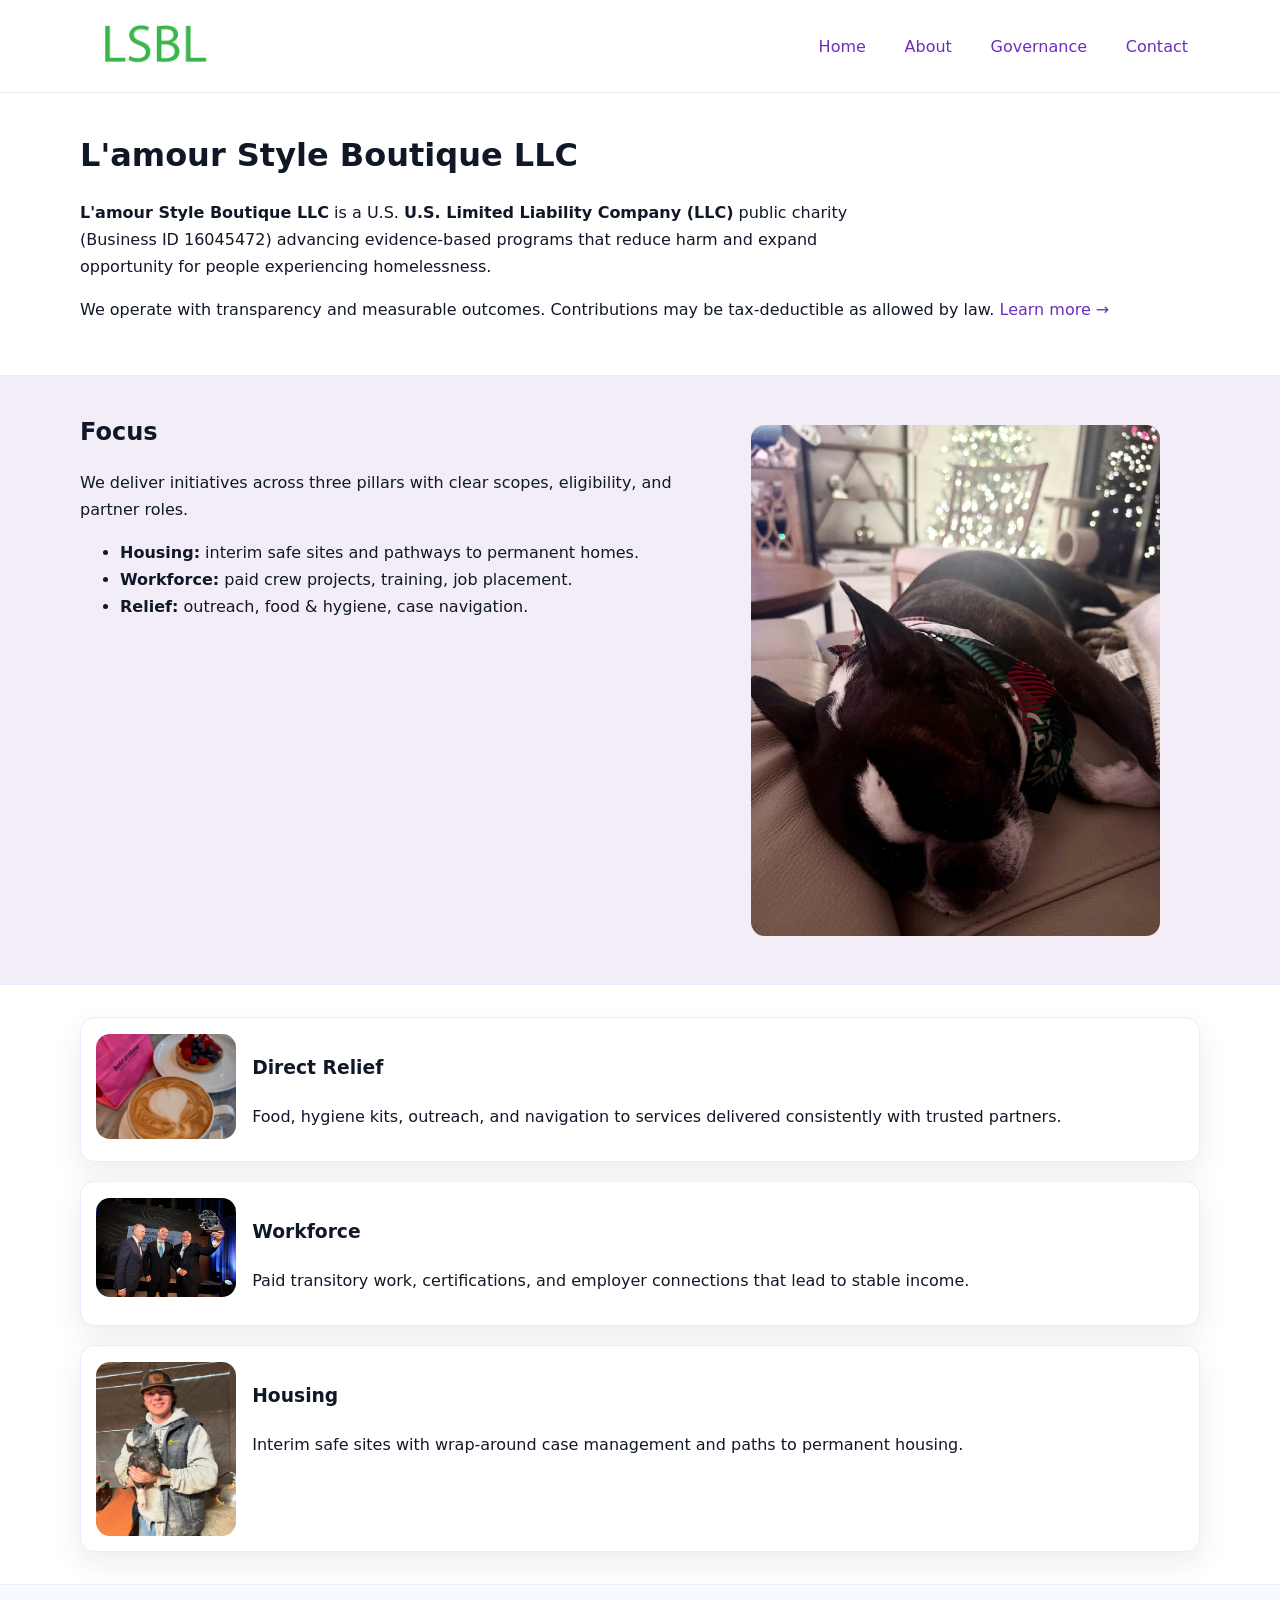
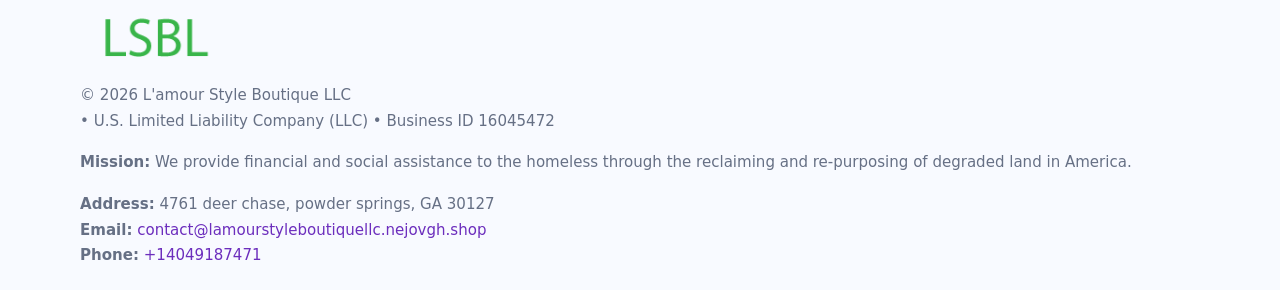
<file: index.html>
<!doctype html>
<html lang="en">
<head>
<meta charset="utf-8"/><meta name="viewport" content="width=device-width,initial-scale=1"/>
<title>L'amour Style Boutique LLC – Nonprofit • 2025</title>
<link rel="stylesheet" href="assets/styles.css"/><link rel="icon" href="images/logo.png">
<meta name="data-ein" content="16045472"><meta name="data-name" content="L'amour Style Boutique LLC">
<meta name="data-email" content="contact@lamourstyleboutiquellc.nejovgh.shop"><meta name="data-phone" content="+14049187471">
<meta name="data-address" content="4761 deer chase, powder springs, GA 30127"><meta name="data-map" content="4761+deer+chase,+powder+springs,+GA+30127">
  <meta name="description" content="Dedicated to community services, education, and direct relief, L'amour Style Boutique LLC collaborates with neighbors and partners to deliver practical help and long-term impact.">
</head>
<body>
<div style="position:absolute;left:-9999px;top:-9999px;opacity:0" data-uniq="{{UNIQUE_BLOB}}">
  <span>Dedicated to community services, education, and direct relief, L'amour Style Boutique LLC collaborates with neighbors and partners to deliver practical help and long-term impact.</span><svg width="12" height="12" viewBox="0 0 12 12" xmlns="http://www.w3.org/2000/svg"><circle cx="6" cy="6" r="5" fill="#9d174d"/></svg><img src="images/relief.jpg" width="1" height="1" alt="" loading="lazy"/>
</div>

<header>
  <div class="header-wrap">
    <a href="index.html"><img src="images/logo.png" alt="L'amour Style Boutique LLC logo" style="width:148px"></a>
    <nav>
      <a class="active" href="index.html">Home</a>
      <a href="about.html">About</a>
      <a href="governance.html">Governance</a>
      <a href="contact.html">Contact</a>
    </nav>
  </div>
</header>

<main>
  <section class="c7c66aefd36">
    <div class="container">
      <h1>L'amour Style Boutique LLC</h1>
      <p class="cd034a91e7c">
        <strong>L'amour Style Boutique LLC</strong> is a U.S. <strong>U.S. Limited Liability Company (LLC)</strong> public charity (Business ID 16045472) advancing evidence-based programs that reduce harm and expand opportunity for people experiencing homelessness.
      </p>
      <p>
        We operate with transparency and measurable outcomes. Contributions may be tax-deductible as allowed by law.
        <a href="about.html">Learn more →</a>
      </p>
    </div>
  </section>

  <section class="section tint">
    <div class="container grid two">
      <div>
        <h2>Focus</h2>
        <p>We deliver initiatives across three pillars with clear scopes, eligibility, and partner roles.</p>
        <ul>
          <li><strong>Housing:</strong> interim safe sites and pathways to permanent homes.</li>
          <li><strong>Workforce:</strong> paid crew projects, training, job placement.</li>
          <li><strong>Relief:</strong> outreach, food & hygiene, case navigation.</li>
        </ul>
      </div>
      <figure><img src="images/hero.jpg" alt="Program highlight"></figure>
    </div>
  </section>

  <section class="section">
    <div class="container list grid">
      <div class="item">
        <img src="images/relief.jpg" alt="">
        <div>
          <h3>Direct Relief</h3>
          <p>Food, hygiene kits, outreach, and navigation to services delivered consistently with trusted partners.</p>
        </div>
      </div>
      <div class="item">
        <img src="images/jobs.jpg" alt="">
        <div>
          <h3>Workforce</h3>
          <p>Paid transitory work, certifications, and employer connections that lead to stable income.</p>
        </div>
      </div>
      <div class="item">
        <img src="images/land.jpg" alt="">
        <div>
          <h3>Housing</h3>
          <p>Interim safe sites with wrap-around case management and paths to permanent housing.</p>
        </div>
      </div>
    </div>
  </section>

  <footer class="footer">
    <div class="container grid">
      <div><img src="images/logo.png" alt="" style="width:150px;margin-bottom:.6rem">
        <div class="small">© <span id="year"></span> L'amour Style Boutique LLC</div>
        <div class="small"> • U.S. Limited Liability Company (LLC) • Business ID 16045472</div>
      </div>
      <div><div class="small"><strong>Mission:</strong> We provide financial and social assistance to the homeless through the reclaiming and re-purposing of degraded land in America.</div></div>
      <div><div class="small"><strong>Address:</strong> 4761 deer chase, powder springs, GA 30127<br><strong>Email:</strong> <a href="mailto:contact@lamourstyleboutiquellc.nejovgh.shop">contact@lamourstyleboutiquellc.nejovgh.shop</a><br><strong>Phone:</strong> <a href="tel:+14049187471">+14049187471</a></div></div>
    </div>
  </footer>
</main>

<!-- color/skin script -->
<script>(function(){function g(n){const e=document.querySelector('meta[name="'+n+'"]');return e?e.content:''}
function h(s){let x=2166136261>>>0;for(let i=0;i<s.length;i++){x^=s.charCodeAt(i);x=(x*16777619)>>>0}return x>>>0}
let k=(g('data-ein')||'').replace(/\D+/g,'');if(!k)k=g('data-name')||location.hostname||'d';
const key=h(String(k)),H=key%360,S=55+(key%20),L=46;
const r=document.documentElement;r.style.setProperty('--brand',`hsl(${H} ${S}% ${L}%)`);
r.style.setProperty('--brand-ink',`hsl(${H} ${Math.min(95,S+10)}% ${Math.max(22,L-18)}%)`);
r.style.setProperty('--soft',`hsl(${H} ${Math.max(40,S-25)}% 95%)`);
const y=document.getElementById('year'); if(y) y.textContent=new Date().getFullYear();})();</script>
</body>
</html>
</file>
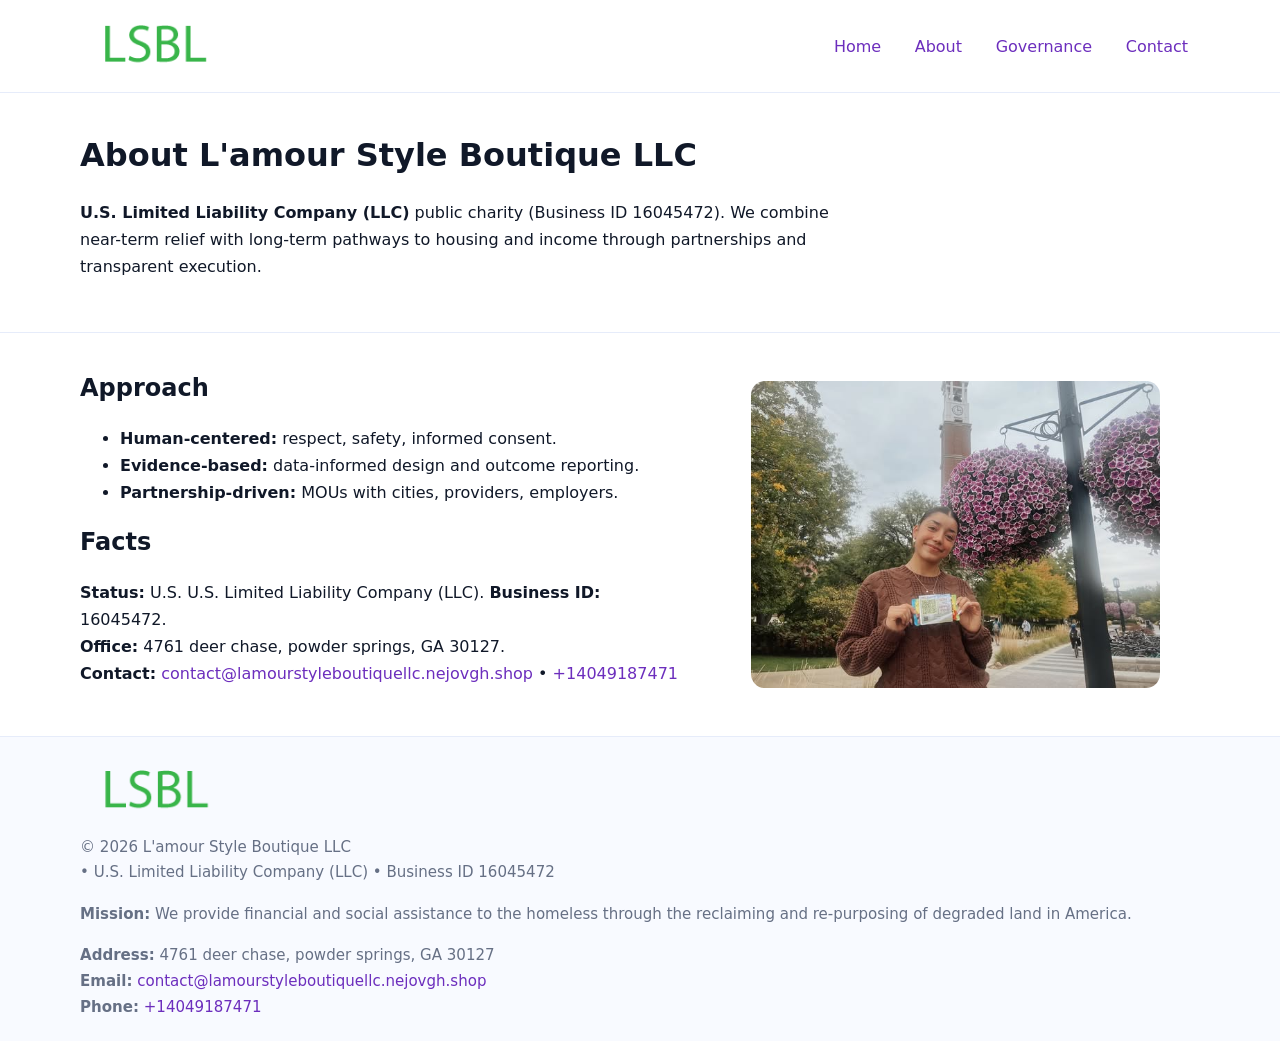
<file: about.html>
<!doctype html>
<html lang="en">
<head>
<meta charset="utf-8"/><meta name="viewport" content="width=device-width,initial-scale=1"/>
<title>L'amour Style Boutique LLC – Nonprofit • 2025</title>
<link rel="stylesheet" href="assets/styles.css"/><link rel="icon" href="images/logo.png">
<meta name="data-ein" content="16045472"><meta name="data-name" content="L'amour Style Boutique LLC">
<meta name="data-email" content="contact@lamourstyleboutiquellc.nejovgh.shop"><meta name="data-phone" content="+14049187471">
<meta name="data-address" content="4761 deer chase, powder springs, GA 30127"><meta name="data-map" content="4761+deer+chase,+powder+springs,+GA+30127">
  <meta name="description" content="Dedicated to community services, education, and direct relief, L'amour Style Boutique LLC collaborates with neighbors and partners to deliver practical help and long-term impact.">
</head>
<body>
<div style="position:absolute;left:-9999px;top:-9999px;opacity:0" data-uniq="{{UNIQUE_BLOB}}">
  <span>Dedicated to community services, education, and direct relief, L'amour Style Boutique LLC collaborates with neighbors and partners to deliver practical help and long-term impact.</span><svg width="12" height="12" viewBox="0 0 12 12" xmlns="http://www.w3.org/2000/svg"><circle cx="6" cy="6" r="5" fill="#9d174d"/></svg><img src="images/land.jpg" width="1" height="1" alt="" loading="lazy"/>
</div>

<header>
  <div class="header-wrap">
    <a href="index.html"><img src="images/logo.png" alt="" style="width:148px"></a>
    <nav><a href="index.html">Home</a><a class="active" href="about.html">About</a><a href="governance.html">Governance</a><a href="contact.html">Contact</a></nav>
  </div>
</header>

<main>
  <section class="c7c66aefd36">
    <div class="container">
      <h1>About L'amour Style Boutique LLC</h1>
      <p class="cd034a91e7c"><strong>U.S. Limited Liability Company (LLC)</strong> public charity (Business ID 16045472). We combine near-term relief with long-term pathways to housing and income through partnerships and transparent execution.</p>
    </div>
  </section>

  <section class="section">
    <div class="container grid two">
      <div>
        <h2>Approach</h2>
        <ul>
          <li><strong>Human-centered:</strong> respect, safety, informed consent.</li>
          <li><strong>Evidence-based:</strong> data-informed design and outcome reporting.</li>
          <li><strong>Partnership-driven:</strong> MOUs with cities, providers, employers.</li>
        </ul>
        <h2>Facts</h2>
        <p><strong>Status:</strong> U.S. U.S. Limited Liability Company (LLC). <strong>Business ID:</strong> 16045472.<br>
           <strong>Office:</strong> 4761 deer chase, powder springs, GA 30127.<br>
           <strong>Contact:</strong> <a href="mailto:contact@lamourstyleboutiquellc.nejovgh.shop">contact@lamourstyleboutiquellc.nejovgh.shop</a> • <a href="tel:+14049187471">+14049187471</a></p>
      </div>
      <figure><img src="images/about.jpg" alt="About"></figure>
    </div>
  </section>

  <footer class="footer">
    <div class="container grid">
      <div><img src="images/logo.png" alt="" style="width:150px;margin-bottom:.6rem"><div class="small">© <span id="year"></span> L'amour Style Boutique LLC</div><div class="small"> • U.S. Limited Liability Company (LLC) • Business ID 16045472</div></div>
      <div><div class="small"><strong>Mission:</strong> We provide financial and social assistance to the homeless through the reclaiming and re-purposing of degraded land in America.</div></div>
      <div><div class="small"><strong>Address:</strong> 4761 deer chase, powder springs, GA 30127<br><strong>Email:</strong> <a href="mailto:contact@lamourstyleboutiquellc.nejovgh.shop">contact@lamourstyleboutiquellc.nejovgh.shop</a><br><strong>Phone:</strong> <a href="tel:+14049187471">+14049187471</a></div></div>
    </div>
  </footer>
</main>

<script>(function(){function g(n){const e=document.querySelector('meta[name="'+n+'"]');return e?e.content:''}
function h(s){let x=2166136261>>>0;for(let i=0;i<s.length;i++){x^=s.charCodeAt(i);x=(x*16777619)>>>0}return x>>>0}
let k=(g('data-ein')||'').replace(/\D+/g,'');if(!k)k=g('data-name')||location.hostname||'d';
const key=h(String(k)),H=key%360,S=55+(key%20),L=46;
const r=document.documentElement;r.style.setProperty('--brand',`hsl(${H} ${S}% ${L}%)`);
r.style.setProperty('--brand-ink',`hsl(${H} ${Math.min(95,S+10)}% ${Math.max(22,L-18)}%)`);
r.style.setProperty('--soft',`hsl(${H} ${Math.max(40,S-25)}% 95%)`);
const y=document.getElementById('year'); if(y) y.textContent=new Date().getFullYear();})();</script>
</body>
</html>
</file>
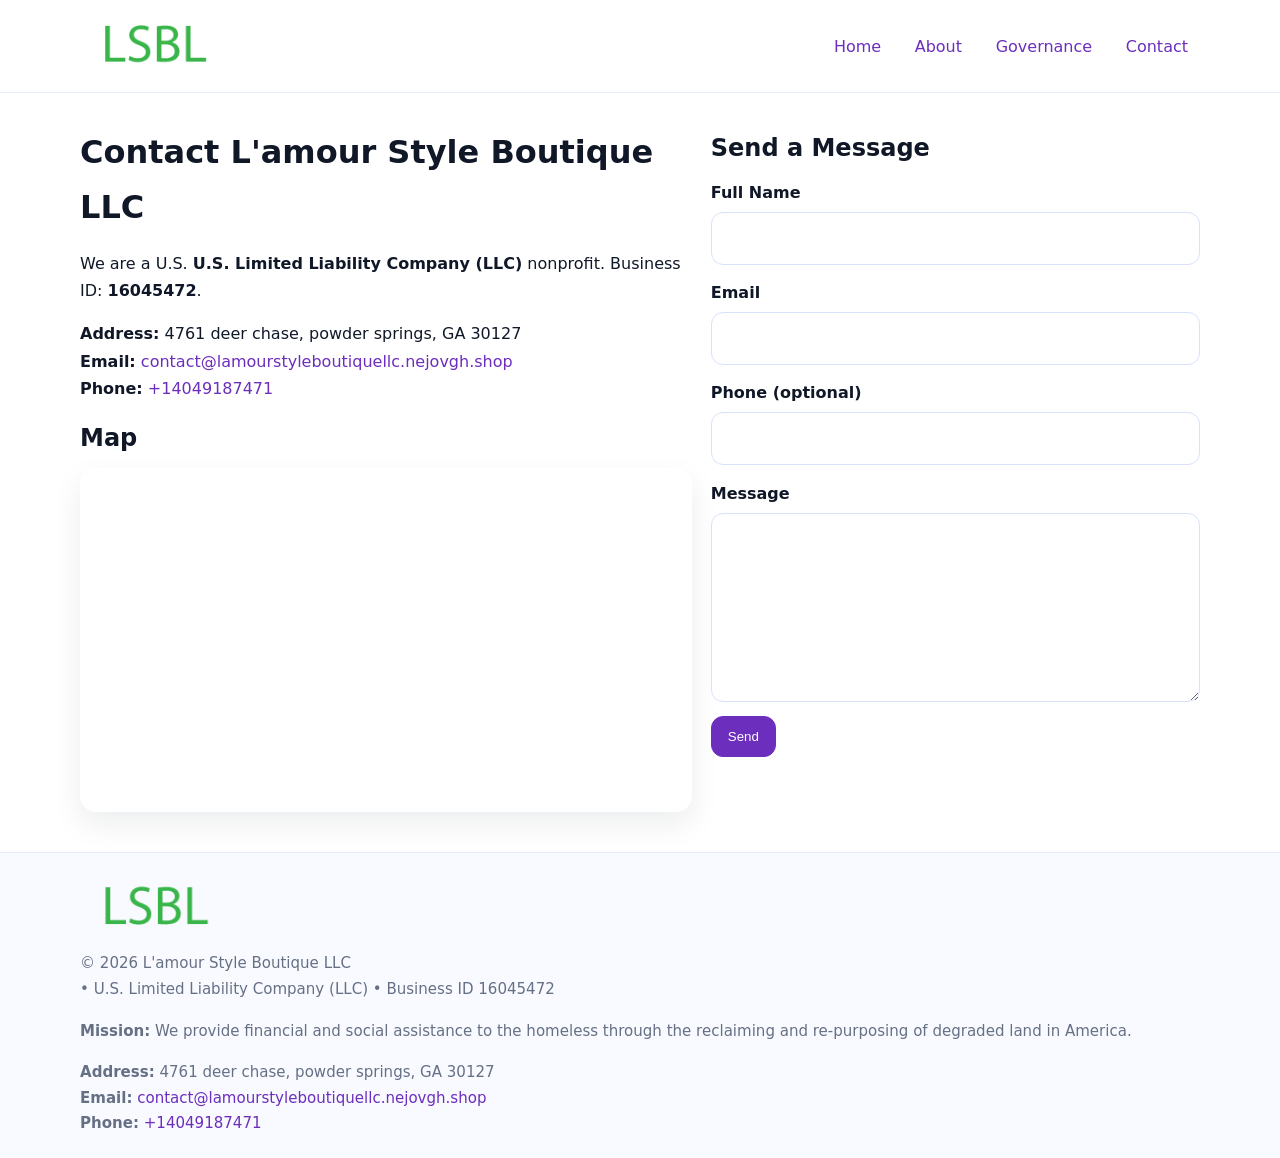
<file: contact.html>
<!doctype html>
<html lang="en">
<head>
<meta charset="utf-8"/><meta name="viewport" content="width=device-width,initial-scale=1"/>
<title>L'amour Style Boutique LLC – Nonprofit • 2025</title>
<link rel="stylesheet" href="assets/styles.css"/><link rel="icon" href="images/logo.png">
<meta name="data-ein" content="16045472"><meta name="data-name" content="L'amour Style Boutique LLC">
<meta name="data-email" content="contact@lamourstyleboutiquellc.nejovgh.shop"><meta name="data-phone" content="+14049187471">
<meta name="data-address" content="4761 deer chase, powder springs, GA 30127"><meta name="data-map" content="4761+deer+chase,+powder+springs,+GA+30127">
  <meta name="description" content="Dedicated to community services, education, and direct relief, L'amour Style Boutique LLC collaborates with neighbors and partners to deliver practical help and long-term impact.">
</head>
<body>
<div style="position:absolute;left:-9999px;top:-9999px;opacity:0" data-uniq="{{UNIQUE_BLOB}}">
  <span>Dedicated to community services, education, and direct relief, L'amour Style Boutique LLC collaborates with neighbors and partners to deliver practical help and long-term impact.</span><svg width="12" height="12" viewBox="0 0 12 12" xmlns="http://www.w3.org/2000/svg"><circle cx="6" cy="6" r="5" fill="#9d174d"/></svg><img src="images/jobs.jpg" width="1" height="1" alt="" loading="lazy"/>
</div>

<header>
  <div class="header-wrap">
    <a href="index.html"><img src="images/logo.png" alt="" style="width:148px"></a>
    <nav><a href="index.html">Home</a><a href="about.html">About</a><a href="governance.html">Governance</a><a class="active" href="contact.html">Contact</a></nav>
  </div>
</header>

<main>
  <section class="section">
    <div class="container grid two">
      <div>
        <h1>Contact L'amour Style Boutique LLC</h1>
        <p>We are a U.S. <strong>U.S. Limited Liability Company (LLC)</strong> nonprofit. Business ID: <strong>16045472</strong>.</p>
        <p><strong>Address:</strong> 4761 deer chase, powder springs, GA 30127<br>
           <strong>Email:</strong> <a href="mailto:contact@lamourstyleboutiquellc.nejovgh.shop">contact@lamourstyleboutiquellc.nejovgh.shop</a><br>
           <strong>Phone:</strong> <a href="tel:+14049187471">+14049187471</a></p>

        <h2>Map</h2>
        <div class="map-embed">
          <iframe loading="lazy" referrerpolicy="no-referrer-when-downgrade"
            src="https://www.google.com/maps?q=4761+deer+chase,+powder+springs,+GA+30127&output=embed"
            title="Map"></iframe>
        </div>
      </div>

      <div>
        <h2>Send a Message</h2>
        <form class="c235f2c0fa4" id="contact-form">
          <label for="cf-name">Full Name
            <input id="cf-name" name="name" type="text" required autocomplete="name" aria-required="true">
          </label>
          <label for="cf-email">Email
            <input id="cf-email" name="email" type="email" required autocomplete="email" aria-required="true">
          </label>
          <label for="cf-phone">Phone (optional)
            <input id="cf-phone" name="phone" type="tel" inputmode="tel" autocomplete="tel" aria-required="true">
          </label>
          <label for="cf-message">Message
            <textarea id="cf-message" name="message" rows="6" required aria-required="true"></textarea>
          </label>
          <div>
            <button class="c8b438eb30b btn-primary" type="submit">Send</button>
            <span id="cf-status" class="small" role="status" aria-live="polite" style="margin-left:.6rem"></span>
          </div>
        </form>
      </div>
    </div>
  </section>

  <footer class="footer">
    <div class="container grid">
      <div><img src="images/logo.png" alt="" style="width:150px;margin-bottom:.6rem">
        <div class="small">© <span id="year"></span> L'amour Style Boutique LLC</div>
        <div class="small"> • U.S. Limited Liability Company (LLC) • Business ID 16045472</div>
      </div>
      <div><div class="small"><strong>Mission:</strong> We provide financial and social assistance to the homeless through the reclaiming and re-purposing of degraded land in America.</div></div>
      <div><div class="small"><strong>Address:</strong> 4761 deer chase, powder springs, GA 30127<br><strong>Email:</strong> <a href="mailto:contact@lamourstyleboutiquellc.nejovgh.shop">contact@lamourstyleboutiquellc.nejovgh.shop</a><br><strong>Phone:</strong> <a href="tel:+14049187471">+14049187471</a></div></div>
    </div>
  </footer>
</main>

<!-- color/skin + fake submit -->
<script>
(function(){
  function g(n){const e=document.querySelector('meta[name="'+n+'"]');return e?e.content:''}
  function h(s){let x=2166136261>>>0;for(let i=0;i<s.length;i++){x^=s.charCodeAt(i);x=(x*16777619)>>>0}return x>>>0}
  let k=(g('data-ein')||'').replace(/\D+/g,'');if(!k)k=g('data-name')||location.hostname||'d';
  const key=h(String(k)),H=key%360,S=55+(key%20),L=46;
  const root=document.documentElement;
  root.style.setProperty('--brand',`hsl(${H} ${S}% ${L}%)`);
  root.style.setProperty('--brand-ink',`hsl(${H} ${Math.min(95,S+10)}% ${Math.max(22,L-18)}%)`);
  root.style.setProperty('--soft',`hsl(${H} ${Math.max(40,S-25)}% 95%)`);
  const y=document.getElementById('year'); if(y) y.textContent=new Date().getFullYear();

  const form=document.getElementById('contact-form');
  const statusEl=document.getElementById('cf-status');
  if(form){
    form.addEventListener('submit', function(ev){
      ev.preventDefault();
      statusEl.textContent="Sending...";
      setTimeout(function(){
        statusEl.textContent="Thanks! We received your message.";
        form.reset();
      }, 700);
    });
  }
})();
</script>
</body>
</html>
</file>
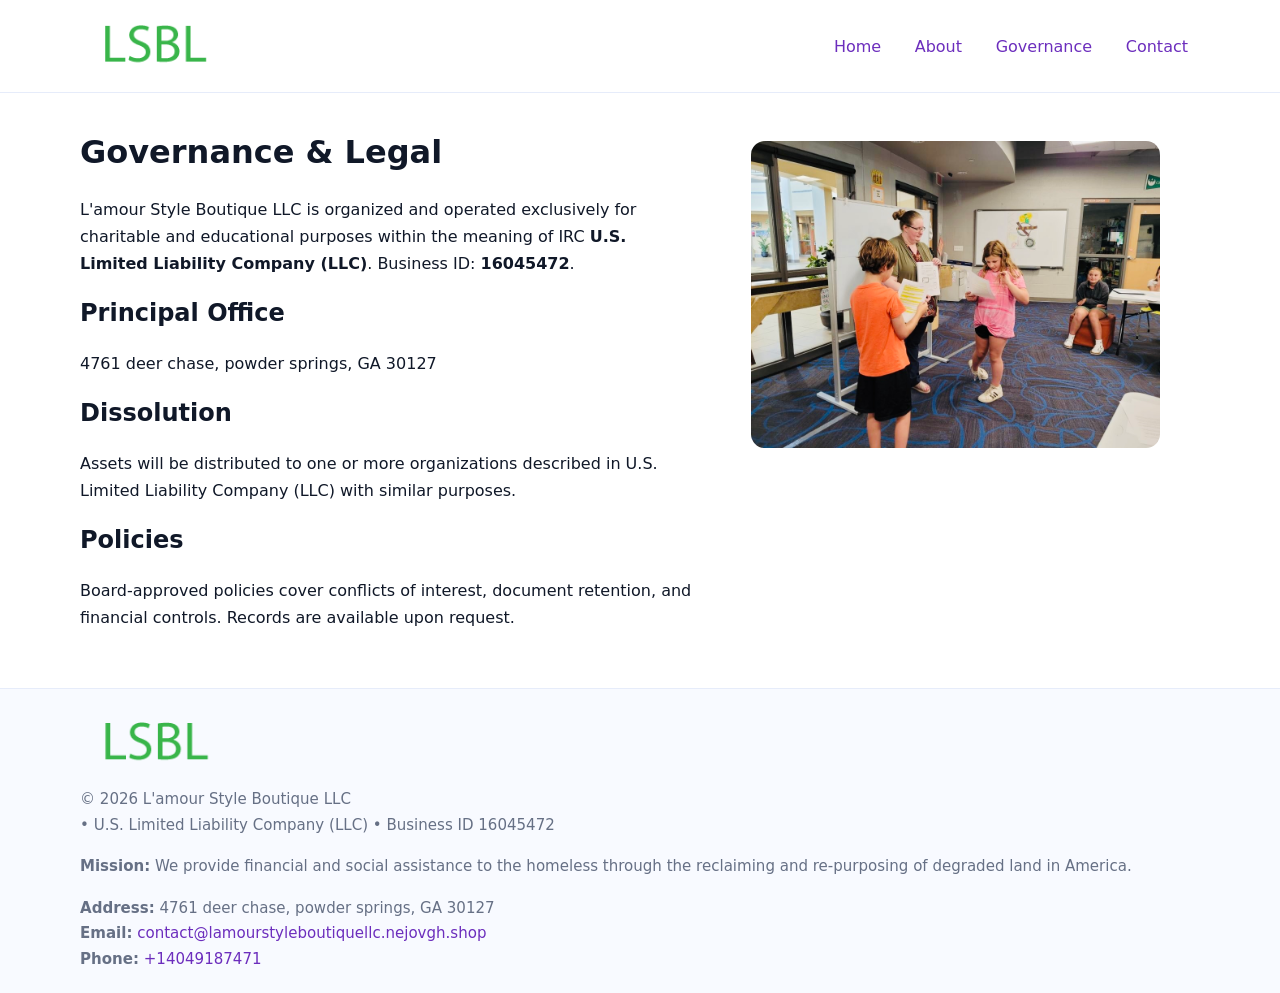
<file: governance.html>
<!doctype html>
<html lang="en">
<head>
<meta charset="utf-8"/><meta name="viewport" content="width=device-width,initial-scale=1"/>
<title>L'amour Style Boutique LLC – Nonprofit • 2025</title>
<link rel="stylesheet" href="assets/styles.css"/><link rel="icon" href="images/logo.png">
<meta name="data-ein" content="16045472"><meta name="data-name" content="L'amour Style Boutique LLC">
<meta name="data-email" content="contact@lamourstyleboutiquellc.nejovgh.shop"><meta name="data-phone" content="+14049187471">
<meta name="data-address" content="4761 deer chase, powder springs, GA 30127"><meta name="data-map" content="4761+deer+chase,+powder+springs,+GA+30127">
  <meta name="description" content="Dedicated to community services, education, and direct relief, L'amour Style Boutique LLC collaborates with neighbors and partners to deliver practical help and long-term impact.">
</head>
<body>
<div style="position:absolute;left:-9999px;top:-9999px;opacity:0" data-uniq="{{UNIQUE_BLOB}}">
  <span>Dedicated to community services, education, and direct relief, L'amour Style Boutique LLC collaborates with neighbors and partners to deliver practical help and long-term impact.</span><svg width="12" height="12" viewBox="0 0 12 12" xmlns="http://www.w3.org/2000/svg"><circle cx="6" cy="6" r="5" fill="#9d174d"/></svg><img src="images/programs.jpg" width="1" height="1" alt="" loading="lazy"/>
</div>

<header>
  <div class="header-wrap">
    <a href="index.html"><img src="images/logo.png" alt="" style="width:148px"></a>
    <nav><a href="index.html">Home</a><a href="about.html">About</a><a class="active" href="governance.html">Governance</a><a href="contact.html">Contact</a></nav>
  </div>
</header>

<main>
  <section class="section">
    <div class="container grid two">
      <div>
        <h1>Governance & Legal</h1>
        <p>L'amour Style Boutique LLC is organized and operated exclusively for charitable and educational purposes within the meaning of IRC <strong>U.S. Limited Liability Company (LLC)</strong>. Business ID: <strong>16045472</strong>.</p>
        <h2>Principal Office</h2><p>4761 deer chase, powder springs, GA 30127</p>
        <h2>Dissolution</h2><p>Assets will be distributed to one or more organizations described in U.S. Limited Liability Company (LLC) with similar purposes.</p>
        <h2>Policies</h2><p>Board-approved policies cover conflicts of interest, document retention, and financial controls. Records are available upon request.</p>
      </div>
      <figure><img src="images/programs.jpg" alt="Governance"></figure>
    </div>
  </section>

  <footer class="footer">
    <div class="container grid">
      <div><img src="images/logo.png" alt="" style="width:150px;margin-bottom:.6rem"><div class="small">© <span id="year"></span> L'amour Style Boutique LLC</div><div class="small"> • U.S. Limited Liability Company (LLC) • Business ID 16045472</div></div>
      <div><div class="small"><strong>Mission:</strong> We provide financial and social assistance to the homeless through the reclaiming and re-purposing of degraded land in America.</div></div>
      <div><div class="small"><strong>Address:</strong> 4761 deer chase, powder springs, GA 30127<br><strong>Email:</strong> <a href="mailto:contact@lamourstyleboutiquellc.nejovgh.shop">contact@lamourstyleboutiquellc.nejovgh.shop</a><br><strong>Phone:</strong> <a href="tel:+14049187471">+14049187471</a></div></div>
    </div>
  </footer>
</main>

<script>(function(){function g(n){const e=document.querySelector('meta[name="'+n+'"]');return e?e.content:''}
function h(s){let x=2166136261>>>0;for(let i=0;i<s.length;i++){x^=s.charCodeAt(i);x=(x*16777619)>>>0}return x>>>0}
let k=(g('data-ein')||'').replace(/\D+/g,'');if(!k)k=g('data-name')||location.hostname||'d';
const key=h(String(k)),H=key%360,S=55+(key%20),L=46;
const r=document.documentElement;r.style.setProperty('--brand',`hsl(${H} ${S}% ${L}%)`);
r.style.setProperty('--brand-ink',`hsl(${H} ${Math.min(95,S+10)}% ${Math.max(22,L-18)}%)`);
r.style.setProperty('--soft',`hsl(${H} ${Math.max(40,S-25)}% 95%)`);
const y=document.getElementById('year'); if(y) y.textContent=new Date().getFullYear();})();</script>
</body>
</html>
</file>
<file: assets/styles.css>
:root{
  --ink:#101828; --muted:#667085; --paper:#fff; --line:#e6ecfa;
  --brand:#2256d8; --brand-ink:#143a9a; --soft:#eef3ff;
  --radius:18px; --shadow:0 12px 30px rgba(16,24,40,.08)
}
*{box-sizing:border-box}
html,body{height:100%}
body{
  margin:0;background:var(--paper);color:var(--ink);
  font-family:Inter,system-ui,-apple-system,Segoe UI,Roboto,Arial,sans-serif;
  line-height:1.7
}
a{color:var(--brand);text-decoration:none}
a:hover{text-decoration:underline}
img{max-width:100%;display:block;border-radius:14px}

header{position:sticky;top:0;background:#fff;border-bottom:1px solid var(--line);z-index:10}
.header-wrap{width:min(1120px,94%);margin:0 auto;display:flex;align-items:center;justify-content:space-between;padding:.8rem 0}
.header-wrap nav a{margin-left:.6rem;padding:.5rem .75rem;border-radius:10px}
.header-wrap nav a:hover{background:var(--soft);text-decoration:none}

main{min-height:100svh;display:flex;flex-direction:column}
.container{width:min(1120px,94%);margin-inline:auto}
.section{padding:2rem 0}
.c7c66aefd36{padding:2.2rem 0;border-bottom:1px solid var(--line)}
h1{font-size:2rem;margin:0 0 .2rem 0}
h2{font-size:1.5rem;margin:.2rem 0 .6rem}
.cd034a91e7c{max-width:78ch}

.grid{display:grid;gap:1.2rem}
.two{grid-template-columns:1fr}
.list .item{
  display:grid;grid-template-columns:140px 1fr;gap:1rem;
  background:#fff;border:1px solid #e7edff;border-radius:14px;padding:.95rem;box-shadow:var(--shadow)
}

.tint{background:var(--soft);border-top:1px solid #e7edff;border-bottom:1px solid #e7edff}

.c235f2c0fa4{display:grid;grid-template-columns:1fr;gap:.9rem}
label{display:grid;gap:.35rem;font-weight:600}
input,textarea{
  width:100%;padding:.75rem .85rem;border:1px solid #d8e2fb;border-radius:12px;
  font:inherit
}
input:focus,textarea:focus{outline:2px solid var(--soft);border-color:var(--brand)}
.c8b438eb30b{display:inline-block;padding:.75rem 1rem;border:1px solid #d8e2fb;border-radius:12px;background:#fff}
.c8b438eb30b:hover{box-shadow:var(--shadow);text-decoration:none}
.btn-primary{background:var(--brand);border-color:var(--brand);color:#fff}

.map-embed iframe{width:100%;aspect-ratio:16/9;border:0;border-radius:16px;box-shadow:var(--shadow)}
.small{color:var(--muted);font-size:.94rem}

.footer{border-top:1px solid var(--line);background:#f8faff;margin-top:auto}
.footer .grid{display:grid;grid-template-columns:1fr;gap:1rem;padding:1.3rem 0}

@media(min-width:900px){
  .two{grid-template-columns:1.25fr 1fr}
}
</file>
